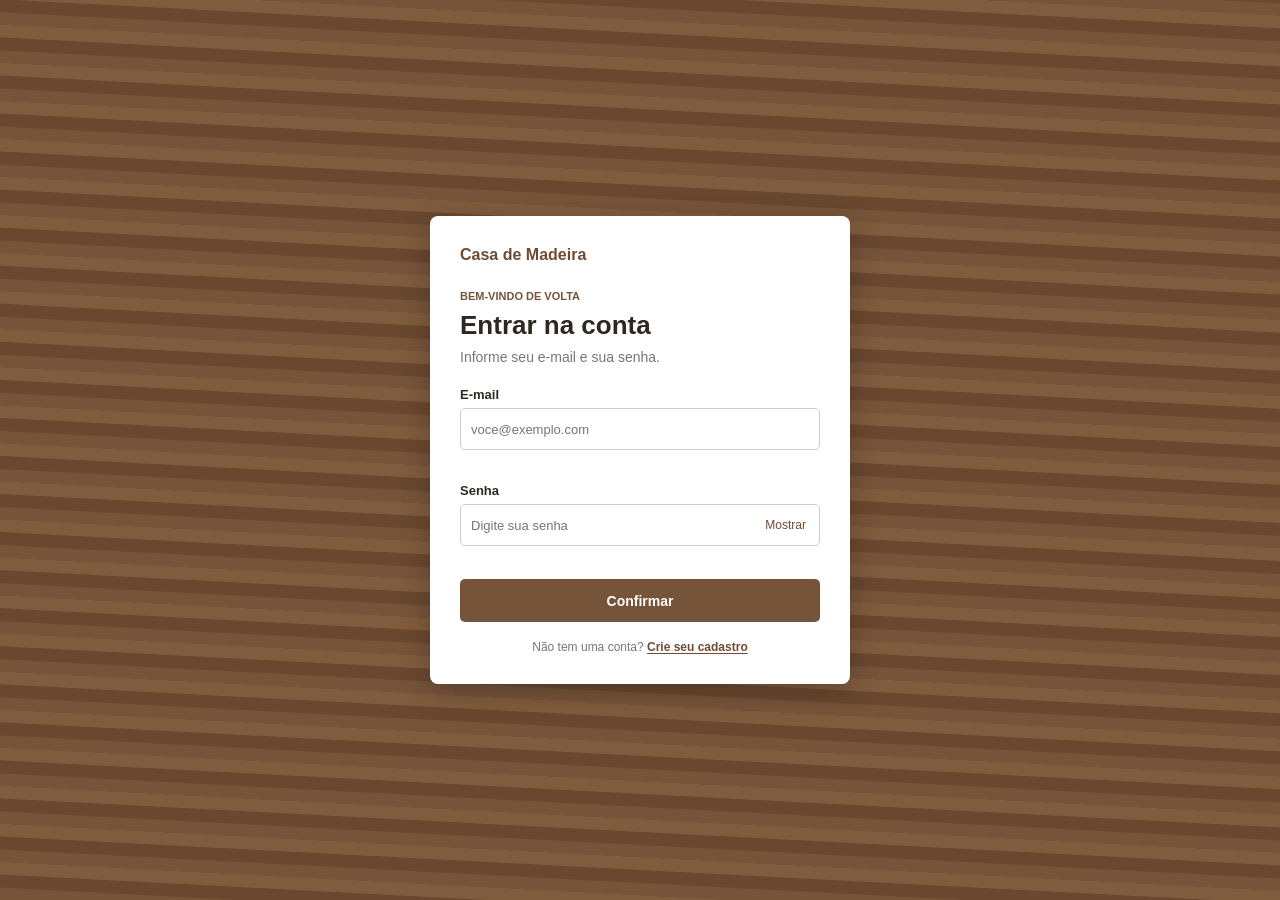
<file: index.html>
<!doctype html>
<html lang="pt-BR">
<head>
  <meta charset="utf-8">
  <meta name="viewport" content="width=device-width, initial-scale=1">
  <meta name="theme-color" content="#70472f">
  <title>Entrar | Casa de Madeira</title>
  <link rel="stylesheet" href="css/login.css">
  <script src="js/api.js" defer></script>
  <script src="js/login.js" defer></script>
</head>
<body>
  <main class="page-shell">
    <section class="signup-card" aria-labelledby="page-title">
      <p class="brand">Casa de Madeira</p>

      <div class="intro">
        <p class="eyebrow">BEM-VINDO DE VOLTA</p>
        <h1 id="page-title">Entrar na conta</h1>
        <p class="subtitle">Informe seu e-mail e sua senha.</p>
      </div>

      <form id="login-form" novalidate>
        <div class="field">
          <label for="email">E-mail</label>
          <input id="email" name="email" type="email" autocomplete="email" placeholder="voce@exemplo.com" required maxlength="150" aria-describedby="email-error">
          <small class="field-error" id="email-error"></small>
        </div>

        <div class="field">
          <label for="password">Senha</label>
          <div class="password-wrap">
            <input id="password" name="password" type="password" autocomplete="current-password" placeholder="Digite sua senha" required aria-describedby="password-error">
            <button class="show-password" type="button" aria-label="Mostrar senha">Mostrar</button>
          </div>
          <small class="field-error" id="password-error"></small>
        </div>

        <button class="submit-button" type="submit">Confirmar</button>
        <p class="form-message" id="form-message" role="status" aria-live="polite"></p>
      </form>

      <p class="signup-link">Não tem uma conta? <a href="cadastro.html">Crie seu cadastro</a></p>
    </section>
  </main>
</body>
</html>
</file>
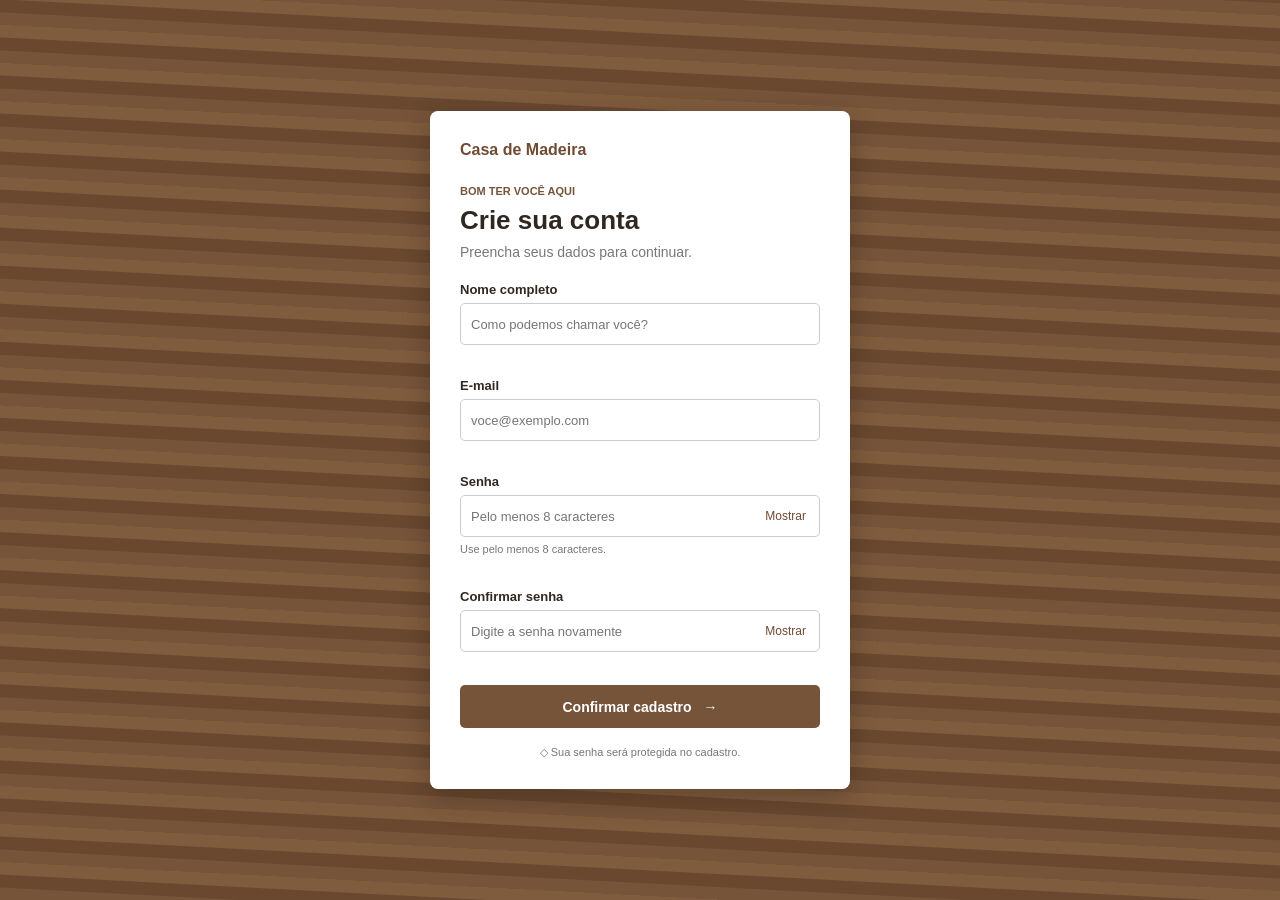
<file: cadastro.html>
<!doctype html>
<html lang="pt-BR">
<head>
  <meta charset="utf-8">
  <meta name="viewport" content="width=device-width, initial-scale=1">
  <meta name="theme-color" content="#70472f">
  <title>Criar conta | Casa de Madeira</title>
  <link rel="stylesheet" href="css/cadastro.css">
  <script src="js/api.js" defer></script>
  <script src="js/cadastro.js" defer></script>
</head>
<body>
  <main class="page-shell">
    <section class="signup-card" aria-labelledby="page-title">
      <p class="brand">Casa de Madeira</p>

      <div class="intro">
        <p class="eyebrow">BOM TER VOCÊ AQUI</p>
        <h1 id="page-title">Crie sua conta</h1>
        <p class="subtitle">Preencha seus dados para continuar.</p>
      </div>

      <form id="signup-form" novalidate>
        <div class="field">
          <label for="name">Nome completo</label>
          <input id="name" name="name" type="text" autocomplete="name" placeholder="Como podemos chamar você?" required minlength="2" maxlength="100" aria-describedby="name-error">
          <small class="field-error" id="name-error"></small>
        </div>

        <div class="field">
          <label for="email">E-mail</label>
          <input id="email" name="email" type="email" autocomplete="email" placeholder="voce@exemplo.com" required maxlength="150" aria-describedby="email-error">
          <small class="field-error" id="email-error"></small>
        </div>

        <div class="field">
          <label for="password">Senha</label>
          <div class="password-wrap">
            <input id="password" name="password" type="password" autocomplete="new-password" placeholder="Pelo menos 8 caracteres" required minlength="8" aria-describedby="password-hint password-error">
            <button class="show-password" type="button" data-toggle-password="password" aria-label="Mostrar senha">Mostrar</button>
          </div>
          <small class="field-hint" id="password-hint">Use pelo menos 8 caracteres.</small>
          <small class="field-error" id="password-error"></small>
        </div>

        <div class="field">
          <label for="confirm-password">Confirmar senha</label>
          <div class="password-wrap">
            <input id="confirm-password" name="confirmPassword" type="password" autocomplete="new-password" placeholder="Digite a senha novamente" required aria-describedby="confirm-error">
            <button class="show-password" type="button" data-toggle-password="confirm-password" aria-label="Mostrar confirmação da senha">Mostrar</button>
          </div>
          <small class="field-error" id="confirm-error"></small>
        </div>

        <button class="submit-button" type="submit">Confirmar cadastro <span aria-hidden="true">→</span></button>
        <p class="form-message" id="form-message" role="status" aria-live="polite"></p>
      </form>

      <p class="privacy-note"><span aria-hidden="true">◇</span> Sua senha será protegida no cadastro.</p>
    </section>
  </main>
</body>
</html>
</file>
<file: css/login.css>
@import url('cadastro.css');

.signup-link {
  margin: 18px 0 0;
  color: #777;
  text-align: center;
  font-size: 12px;
}

.signup-link a {
  color: #704b32;
  font-weight: 700;
  text-decoration: underline;
  text-underline-offset: 2px;
}
</file>
<file: css/cadastro.css>
* {
  box-sizing: border-box;
}

body {
  min-height: 100vh;
  margin: 0;
  padding: 24px;
  display: grid;
  place-items: center;
  background: repeating-linear-gradient(3deg, #76543a 0 12px, #69482f 13px 25px, #805c3e 26px 38px);
  color: #302820;
  font-family: Arial, sans-serif;
}

.page-shell {
  width: 100%;
  display: grid;
  place-items: center;
}

.signup-card {
  width: min(100%, 420px);
  padding: 30px;
  background: #fff;
  border-radius: 8px;
  box-shadow: 0 8px 28px #24170e55;
}

.brand {
  margin: 0 0 26px;
  color: #704b32;
  font-size: 16px;
  font-weight: 700;
}

.intro {
  margin-bottom: 22px;
}

.eyebrow {
  margin: 0 0 8px;
  color: #76543a;
  font-size: 11px;
  font-weight: 700;
}

h1 {
  margin: 0;
  font-size: 26px;
}

.subtitle {
  margin: 8px 0 0;
  color: #777;
  font-size: 14px;
}

form {
  display: grid;
  gap: 14px;
}

.field {
  display: grid;
  gap: 6px;
}

.field label {
  font-size: 13px;
  font-weight: 600;
}

.field input {
  width: 100%;
  height: 42px;
  padding: 0 10px;
  border: 1px solid #ccc;
  border-radius: 5px;
  outline: none;
  font-size: 13px;
}

.field input:focus {
  border-color: #76543a;
}

.field input[aria-invalid="true"] {
  border-color: #a23e32;
}

.password-wrap {
  position: relative;
}

.password-wrap input {
  padding-right: 66px;
}

.show-password {
  position: absolute;
  top: 50%;
  right: 8px;
  transform: translateY(-50%);
  border: 0;
  background: none;
  color: #704b32;
  font-size: 12px;
  cursor: pointer;
}

.field-hint,
.field-error {
  min-height: 13px;
  font-size: 11px;
}

.field-hint {
  color: #777;
}

.field-error {
  color: #a23e32;
}

.submit-button {
  min-height: 43px;
  border: 0;
  border-radius: 5px;
  background: #76543a;
  color: #fff;
  font-size: 14px;
  font-weight: 700;
  cursor: pointer;
}

.submit-button:hover {
  background: #60432f;
}

.submit-button span {
  margin-left: 8px;
}

.form-message {
  display: none;
  margin: 0;
  padding: 10px;
  border-radius: 5px;
  font-size: 12px;
  line-height: 1.5;
}

.form-message.is-visible {
  display: block;
}

.form-message.is-success {
  background: #edf4ec;
  color: #365f45;
}

.form-message.is-error {
  background: #fff0ed;
  color: #a23e32;
}

.privacy-note {
  margin: 18px 0 0;
  color: #777;
  text-align: center;
  font-size: 11px;
}

@media (max-width: 480px) {
  body {
    padding: 16px;
  }

  .signup-card {
    padding: 24px 20px;
  }
}
</file>
